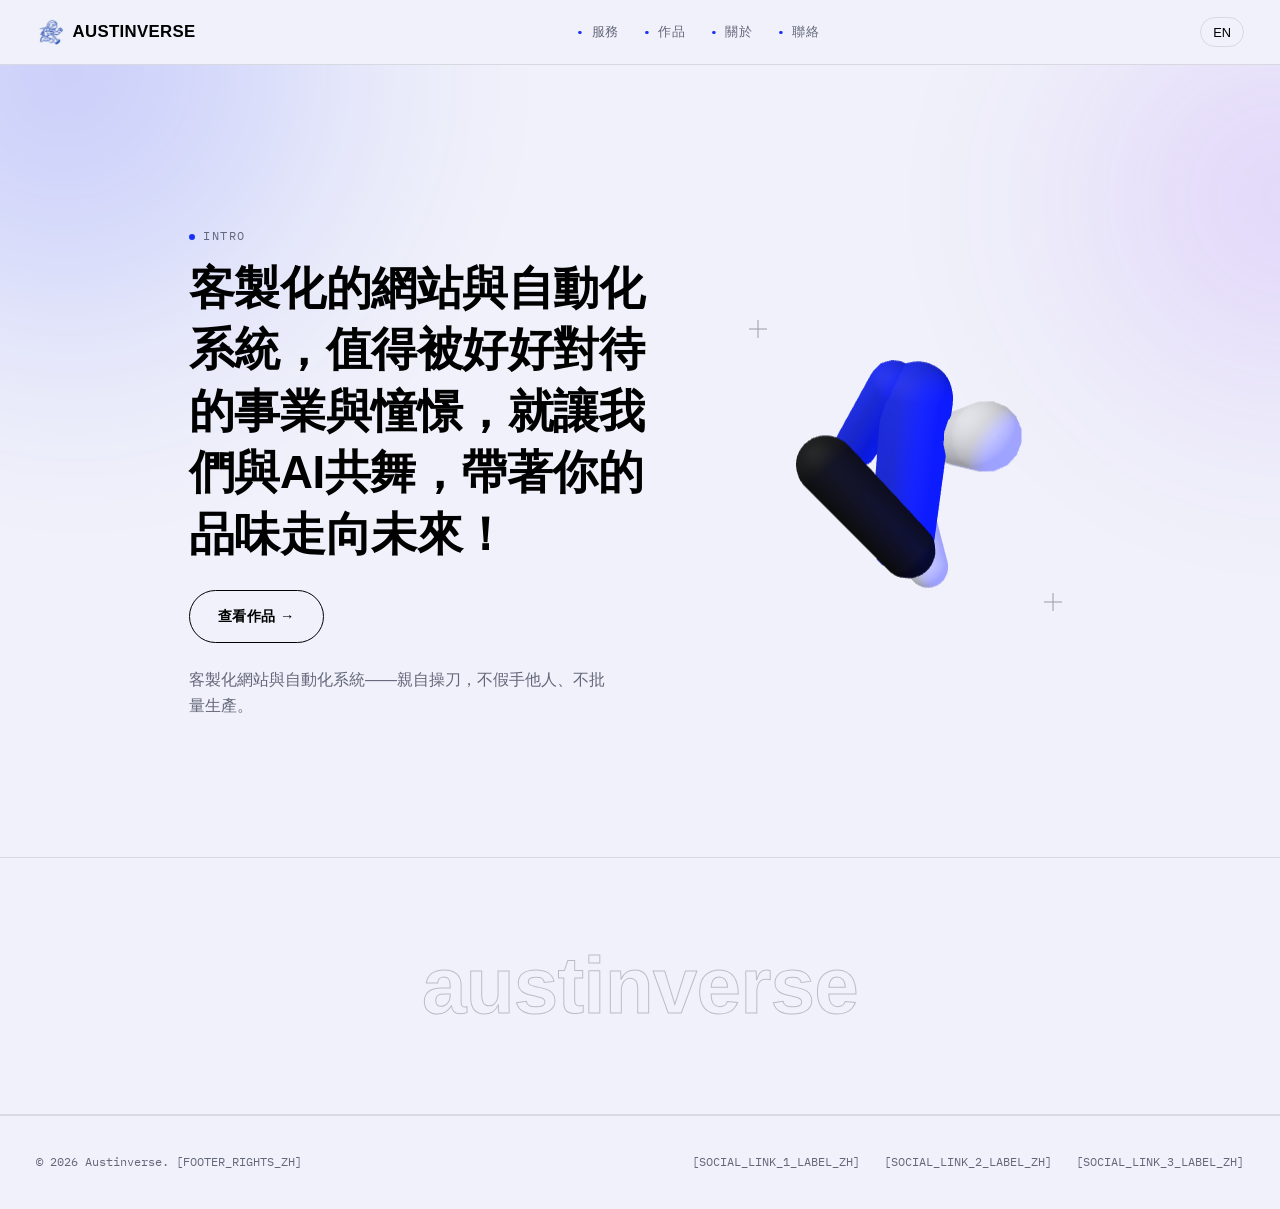
<file: index.html>
<!DOCTYPE html>
<html lang="zh-Hant">
<head>
  <meta charset="UTF-8">
  <meta name="viewport" content="width=device-width, initial-scale=1.0">
  <title>Austinverse</title>
  <meta name="description" content="[SITE_DESCRIPTION]">
  <link rel="preconnect" href="https://fonts.googleapis.com">
  <link rel="preconnect" href="https://fonts.gstatic.com" crossorigin>
  <link href="https://fonts.googleapis.com/css2?family=IBM+Plex+Mono:wght@400;500&display=swap" rel="stylesheet">
  <link rel="stylesheet" href="style.css?v=3">
</head>
<body>

  <!-- ============ Header / top nav ============ -->
  <header class="site-header">
    <div class="container nav-inner">
      <a href="index.html" class="brand-name">
        <img src="mascot.png" alt="" class="brand-mascot" width="240" height="240">
        <span>Austinverse</span>
      </a>

      <nav class="bullet-nav" id="mainNav" aria-label="Main navigation">
        <a href="services.html"><span class="bullet" aria-hidden="true">&bull;</span><span data-i18n="nav.services">Services</span></a>
        <a href="work.html"><span class="bullet" aria-hidden="true">&bull;</span><span data-i18n="nav.work">Work</span></a>
        <a href="about.html"><span class="bullet" aria-hidden="true">&bull;</span><span data-i18n="nav.about">About</span></a>
        <a href="contact.html"><span class="bullet" aria-hidden="true">&bull;</span><span data-i18n="nav.contact">Contact</span></a>
      </nav>

      <div class="nav-controls">
        <button type="button" class="lang-toggle" id="langToggle" aria-label="Switch language">
          <span data-i18n="lang.toggleLabel">EN</span>
        </button>
        <button type="button" class="nav-toggle" id="navToggle" aria-expanded="false" aria-controls="mainNav" aria-label="Toggle menu">
          <span class="nav-toggle-bar"></span>
          <span class="nav-toggle-bar"></span>
          <span class="nav-toggle-bar"></span>
        </button>
      </div>
    </div>
  </header>

  <main>

    <!-- ============ Hero (brand intro) ============ -->
    <section class="hero" id="hero">
      <div class="hero-glow hero-glow-a" aria-hidden="true"></div>
      <div class="hero-glow hero-glow-b" aria-hidden="true"></div>
      <div class="container hero-inner">
        <div class="hero-text">
          <p class="section-label"><span class="dot" aria-hidden="true"></span><span data-i18n="hero.label">INTRO</span></p>
          <h1 class="hero-statement" data-i18n="hero.statement">客製化的網站與自動化系統，值得被好好對待的事業與憧憬，就讓我們與AI共舞，帶著你的品味走向未來！</h1>
          <div class="hero-cta-row">
            <a href="work.html" class="btn-gradient"><span data-i18n="hero.ctaLabel">查看作品 →</span></a>
            <p class="hero-subtitle" data-i18n="hero.subtitle">Custom-built websites and automation — handled personally, not mass-produced.</p>
          </div>
        </div>
        <div class="hero-visual" aria-hidden="true">
          <canvas id="hero-canvas"></canvas>
          <span class="cross-mark" style="top: 8%; left: 6%;"></span>
          <span class="cross-mark" style="bottom: 12%; right: 8%;"></span>
        </div>
      </div>
    </section>

    <!-- ============ Brand divider ============ -->
    <div class="brand-divider" aria-hidden="true">
      <span>austinverse</span>
    </div>

  </main>

  <!-- ============ Footer ============ -->
  <footer class="site-footer">
    <div class="container footer-inner">
      <p class="footer-copyright">
        <span>&copy; <span id="year"></span> Austinverse.</span>
        <span data-i18n="footer.rights">[FOOTER_RIGHTS]</span>
      </p>
      <ul class="social-links">
        <li><a href="#" data-i18n="footer.social1">[SOCIAL_LINK_1_LABEL]</a></li>
        <li><a href="#" data-i18n="footer.social2">[SOCIAL_LINK_2_LABEL]</a></li>
        <li><a href="#" data-i18n="footer.social3">[SOCIAL_LINK_3_LABEL]</a></li>
      </ul>
    </div>
  </footer>

  <script src="script.js?v=3"></script>
  <script type="module" src="three-hero.js?v=1"></script>
</body>
</html>
</file>
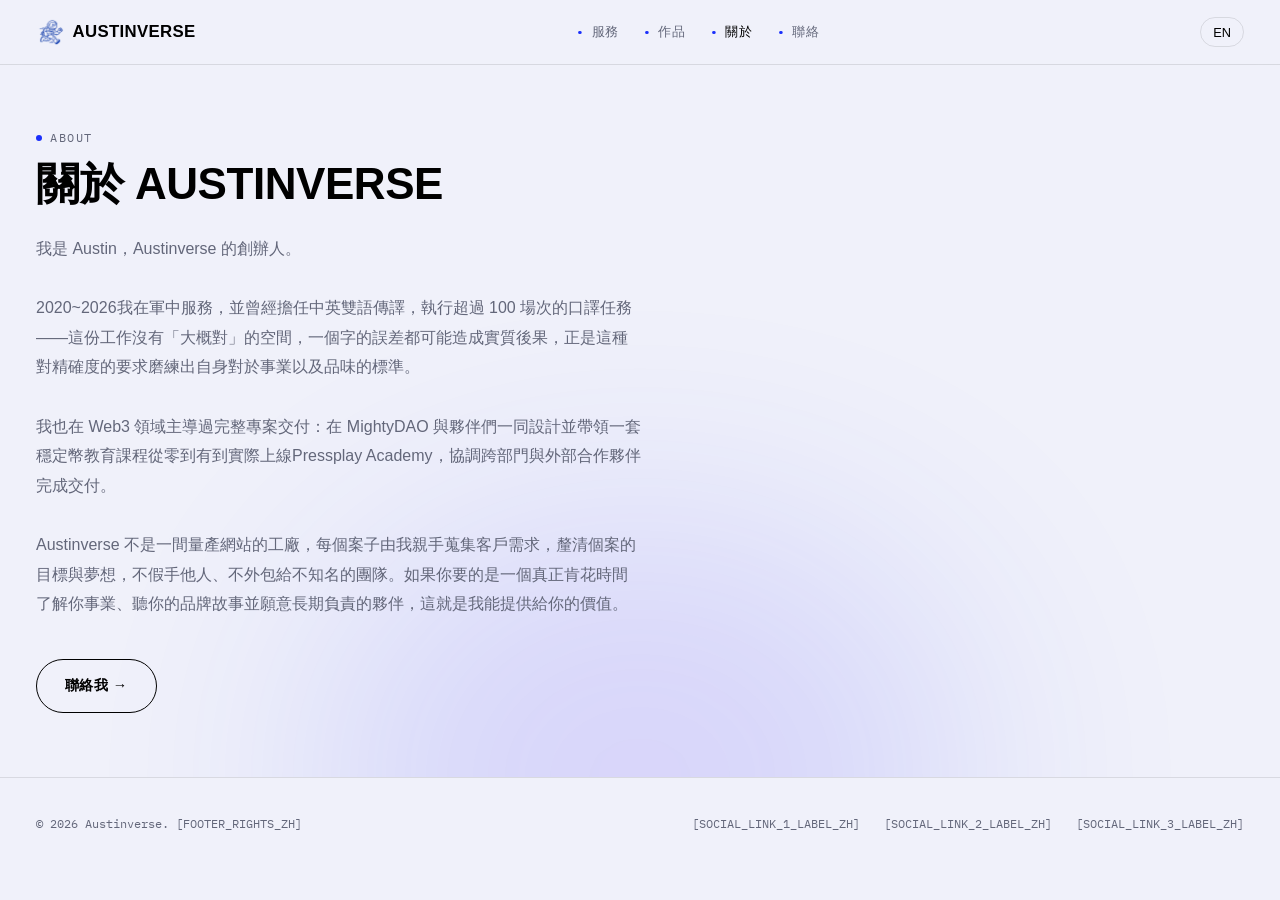
<file: about.html>
<!DOCTYPE html>
<html lang="zh-Hant">
<head>
  <meta charset="UTF-8">
  <meta name="viewport" content="width=device-width, initial-scale=1.0">
  <title>關於 · Austinverse</title>
  <meta name="description" content="[SITE_DESCRIPTION]">
  <link rel="preconnect" href="https://fonts.googleapis.com">
  <link rel="preconnect" href="https://fonts.gstatic.com" crossorigin>
  <link href="https://fonts.googleapis.com/css2?family=IBM+Plex+Mono:wght@400;500&display=swap" rel="stylesheet">
  <link rel="stylesheet" href="style.css?v=3">
</head>
<body>

  <!-- ============ Header / top nav ============ -->
  <header class="site-header">
    <div class="container nav-inner">
      <a href="index.html" class="brand-name">
        <img src="mascot.png" alt="" class="brand-mascot" width="240" height="240">
        <span>Austinverse</span>
      </a>

      <nav class="bullet-nav" id="mainNav" aria-label="Main navigation">
        <a href="services.html"><span class="bullet" aria-hidden="true">&bull;</span><span data-i18n="nav.services">Services</span></a>
        <a href="work.html"><span class="bullet" aria-hidden="true">&bull;</span><span data-i18n="nav.work">Work</span></a>
        <a href="about.html" aria-current="page"><span class="bullet" aria-hidden="true">&bull;</span><span data-i18n="nav.about">About</span></a>
        <a href="contact.html"><span class="bullet" aria-hidden="true">&bull;</span><span data-i18n="nav.contact">Contact</span></a>
      </nav>

      <div class="nav-controls">
        <button type="button" class="lang-toggle" id="langToggle" aria-label="Switch language">
          <span data-i18n="lang.toggleLabel">EN</span>
        </button>
        <button type="button" class="nav-toggle" id="navToggle" aria-expanded="false" aria-controls="mainNav" aria-label="Toggle menu">
          <span class="nav-toggle-bar"></span>
          <span class="nav-toggle-bar"></span>
          <span class="nav-toggle-bar"></span>
        </button>
      </div>
    </div>
  </header>

  <main>

    <!-- ============ About (full-bleed dark) ============ -->
    <section class="about-section" id="about">
      <div class="about-glow" aria-hidden="true"></div>
      <div class="container about-inner">
        <p class="section-label"><span class="dot" aria-hidden="true"></span><span data-i18n="about.label">ABOUT</span></p>
        <h1 class="section-heading" data-i18n="about.sectionTitle">關於 Austinverse</h1>

        <div class="about-narrative" data-i18n="about.narrative">我是 Austin，Austinverse 的創辦人。

2020~2026我在軍中服務，並曾經擔任中英雙語傳譯，執行超過 100 場次的口譯任務——這份工作沒有「大概對」的空間，一個字的誤差都可能造成實質後果，正是這種對精確度的要求磨練出自身對於事業以及品味的標準。

我也在 Web3 領域主導過完整專案交付：在 MightyDAO 與夥伴們一同設計並帶領一套穩定幣教育課程從零到有到實際上線Pressplay Academy，協調跨部門與外部合作夥伴完成交付。

Austinverse 不是一間量產網站的工廠，每個案子由我親手蒐集客戶需求，釐清個案的目標與夢想，不假手他人、不外包給不知名的團隊。如果你要的是一個真正肯花時間了解你事業、聽你的品牌故事並願意長期負責的夥伴，這就是我能提供給你的價值。</div>

        <a href="contact.html" class="btn-gradient"><span data-i18n="about.contactCta">聯絡我 →</span></a>
      </div>
    </section>

  </main>

  <!-- ============ Footer ============ -->
  <footer class="site-footer">
    <div class="container footer-inner">
      <p class="footer-copyright">
        <span>&copy; <span id="year"></span> Austinverse.</span>
        <span data-i18n="footer.rights">[FOOTER_RIGHTS]</span>
      </p>
      <ul class="social-links">
        <li><a href="#" data-i18n="footer.social1">[SOCIAL_LINK_1_LABEL]</a></li>
        <li><a href="#" data-i18n="footer.social2">[SOCIAL_LINK_2_LABEL]</a></li>
        <li><a href="#" data-i18n="footer.social3">[SOCIAL_LINK_3_LABEL]</a></li>
      </ul>
    </div>
  </footer>

  <script src="script.js?v=3"></script>
</body>
</html>
</file>
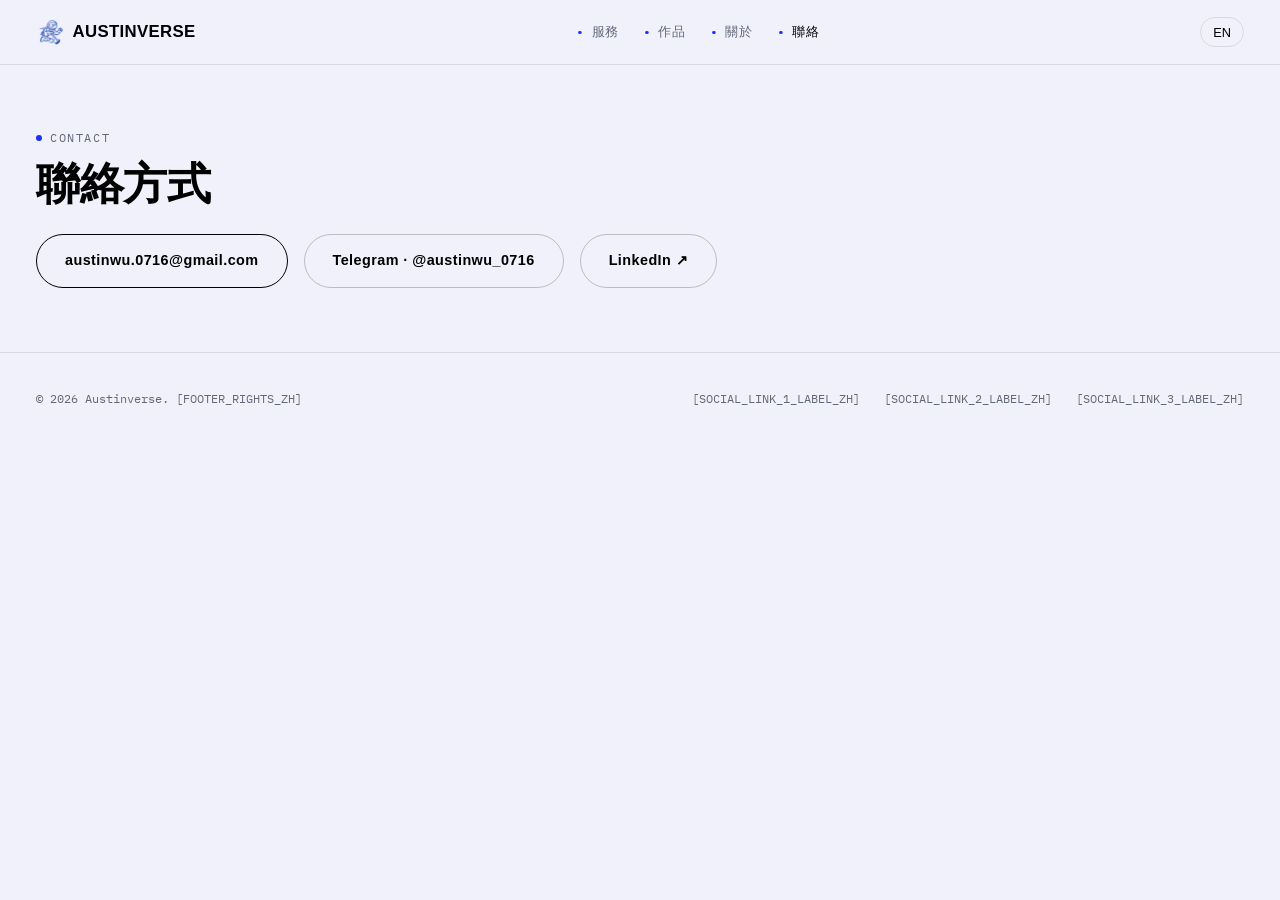
<file: contact.html>
<!DOCTYPE html>
<html lang="zh-Hant">
<head>
  <meta charset="UTF-8">
  <meta name="viewport" content="width=device-width, initial-scale=1.0">
  <title>聯絡 · Austinverse</title>
  <meta name="description" content="[SITE_DESCRIPTION]">
  <link rel="preconnect" href="https://fonts.googleapis.com">
  <link rel="preconnect" href="https://fonts.gstatic.com" crossorigin>
  <link href="https://fonts.googleapis.com/css2?family=IBM+Plex+Mono:wght@400;500&display=swap" rel="stylesheet">
  <link rel="stylesheet" href="style.css?v=3">
</head>
<body>

  <!-- ============ Header / top nav ============ -->
  <header class="site-header">
    <div class="container nav-inner">
      <a href="index.html" class="brand-name">
        <img src="mascot.png" alt="" class="brand-mascot" width="240" height="240">
        <span>Austinverse</span>
      </a>

      <nav class="bullet-nav" id="mainNav" aria-label="Main navigation">
        <a href="services.html"><span class="bullet" aria-hidden="true">&bull;</span><span data-i18n="nav.services">Services</span></a>
        <a href="work.html"><span class="bullet" aria-hidden="true">&bull;</span><span data-i18n="nav.work">Work</span></a>
        <a href="about.html"><span class="bullet" aria-hidden="true">&bull;</span><span data-i18n="nav.about">About</span></a>
        <a href="contact.html" aria-current="page"><span class="bullet" aria-hidden="true">&bull;</span><span data-i18n="nav.contact">Contact</span></a>
      </nav>

      <div class="nav-controls">
        <button type="button" class="lang-toggle" id="langToggle" aria-label="Switch language">
          <span data-i18n="lang.toggleLabel">EN</span>
        </button>
        <button type="button" class="nav-toggle" id="navToggle" aria-expanded="false" aria-controls="mainNav" aria-label="Toggle menu">
          <span class="nav-toggle-bar"></span>
          <span class="nav-toggle-bar"></span>
          <span class="nav-toggle-bar"></span>
        </button>
      </div>
    </div>
  </header>

  <main>

    <!-- ============ Contact ============ -->
    <section class="content-section" id="contact">
      <div class="container">
        <p class="section-label"><span class="dot" aria-hidden="true"></span><span data-i18n="contact.label">CONTACT</span></p>
        <h1 class="section-heading" data-i18n="contact.sectionTitle">聯絡方式</h1>

        <div class="contact-cta-row">
          <a class="btn-gradient" href="mailto:austinwu.0716@gmail.com" data-i18n="contact.emailValue">austinwu.0716@gmail.com</a>
          <a class="btn-outline" href="https://t.me/austinwu_0716" target="_blank" rel="noopener noreferrer" data-i18n="contact.telegramValue">Telegram · @austinwu_0716</a>
          <a class="btn-outline" href="https://www.linkedin.com/in/yuantun-wu-a587203a8/" target="_blank" rel="noopener noreferrer" data-i18n="contact.linkedinValue">LinkedIn ↗</a>
        </div>
      </div>
    </section>

  </main>

  <!-- ============ Footer ============ -->
  <footer class="site-footer">
    <div class="container footer-inner">
      <p class="footer-copyright">
        <span>&copy; <span id="year"></span> Austinverse.</span>
        <span data-i18n="footer.rights">[FOOTER_RIGHTS]</span>
      </p>
      <ul class="social-links">
        <li><a href="#" data-i18n="footer.social1">[SOCIAL_LINK_1_LABEL]</a></li>
        <li><a href="#" data-i18n="footer.social2">[SOCIAL_LINK_2_LABEL]</a></li>
        <li><a href="#" data-i18n="footer.social3">[SOCIAL_LINK_3_LABEL]</a></li>
      </ul>
    </div>
  </footer>

  <script src="script.js?v=3"></script>
</body>
</html>
</file>
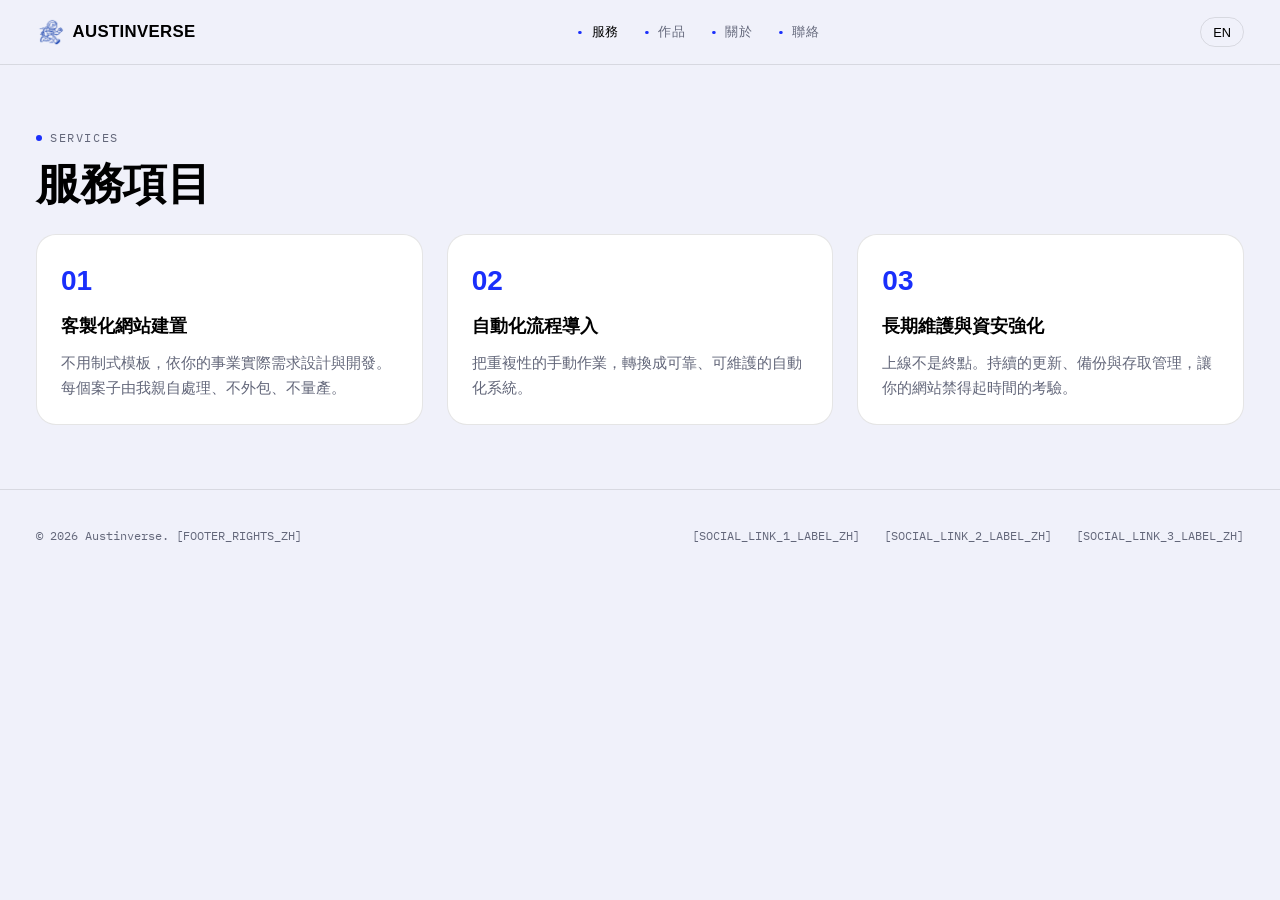
<file: services.html>
<!DOCTYPE html>
<html lang="zh-Hant">
<head>
  <meta charset="UTF-8">
  <meta name="viewport" content="width=device-width, initial-scale=1.0">
  <title>服務項目 · Austinverse</title>
  <meta name="description" content="[SITE_DESCRIPTION]">
  <link rel="preconnect" href="https://fonts.googleapis.com">
  <link rel="preconnect" href="https://fonts.gstatic.com" crossorigin>
  <link href="https://fonts.googleapis.com/css2?family=IBM+Plex+Mono:wght@400;500&display=swap" rel="stylesheet">
  <link rel="stylesheet" href="style.css?v=3">
</head>
<body>

  <!-- ============ Header / top nav ============ -->
  <header class="site-header">
    <div class="container nav-inner">
      <a href="index.html" class="brand-name">
        <img src="mascot.png" alt="" class="brand-mascot" width="240" height="240">
        <span>Austinverse</span>
      </a>

      <nav class="bullet-nav" id="mainNav" aria-label="Main navigation">
        <a href="services.html" aria-current="page"><span class="bullet" aria-hidden="true">&bull;</span><span data-i18n="nav.services">Services</span></a>
        <a href="work.html"><span class="bullet" aria-hidden="true">&bull;</span><span data-i18n="nav.work">Work</span></a>
        <a href="about.html"><span class="bullet" aria-hidden="true">&bull;</span><span data-i18n="nav.about">About</span></a>
        <a href="contact.html"><span class="bullet" aria-hidden="true">&bull;</span><span data-i18n="nav.contact">Contact</span></a>
      </nav>

      <div class="nav-controls">
        <button type="button" class="lang-toggle" id="langToggle" aria-label="Switch language">
          <span data-i18n="lang.toggleLabel">EN</span>
        </button>
        <button type="button" class="nav-toggle" id="navToggle" aria-expanded="false" aria-controls="mainNav" aria-label="Toggle menu">
          <span class="nav-toggle-bar"></span>
          <span class="nav-toggle-bar"></span>
          <span class="nav-toggle-bar"></span>
        </button>
      </div>
    </div>
  </header>

  <main>

    <!-- ============ Services ============ -->
    <section class="content-section" id="services">
      <div class="container">
        <p class="section-label"><span class="dot" aria-hidden="true"></span><span data-i18n="services.label">SERVICES</span></p>
        <h1 class="section-heading" data-i18n="services.sectionTitle">服務項目</h1>

        <div class="services-grid">
          <article class="service-card">
            <span class="service-index" aria-hidden="true">01</span>
            <h2 data-i18n="services.item1.title">客製化網站建置</h2>
            <p data-i18n="services.item1.desc">不用制式模板，依你的事業實際需求設計與開發。每個案子由我親自處理、不外包、不量產。</p>
            <!-- 已交付案例連結：待第一個案子完成後補上 -->
          </article>
          <article class="service-card">
            <span class="service-index" aria-hidden="true">02</span>
            <h2 data-i18n="services.item2.title">自動化流程導入</h2>
            <p data-i18n="services.item2.desc">把重複性的手動作業，轉換成可靠、可維護的自動化系統。</p>
            <!-- 已交付案例連結：待第一個案子完成後補上 -->
          </article>
          <article class="service-card">
            <span class="service-index" aria-hidden="true">03</span>
            <h2 data-i18n="services.item3.title">長期維護與資安強化</h2>
            <p data-i18n="services.item3.desc">上線不是終點。持續的更新、備份與存取管理，讓你的網站禁得起時間的考驗。</p>
            <!-- 已交付案例連結：待第一個案子完成後補上 -->
          </article>
        </div>
      </div>
    </section>

  </main>

  <!-- ============ Footer ============ -->
  <footer class="site-footer">
    <div class="container footer-inner">
      <p class="footer-copyright">
        <span>&copy; <span id="year"></span> Austinverse.</span>
        <span data-i18n="footer.rights">[FOOTER_RIGHTS]</span>
      </p>
      <ul class="social-links">
        <li><a href="#" data-i18n="footer.social1">[SOCIAL_LINK_1_LABEL]</a></li>
        <li><a href="#" data-i18n="footer.social2">[SOCIAL_LINK_2_LABEL]</a></li>
        <li><a href="#" data-i18n="footer.social3">[SOCIAL_LINK_3_LABEL]</a></li>
      </ul>
    </div>
  </footer>

  <script src="script.js?v=3"></script>
</body>
</html>
</file>
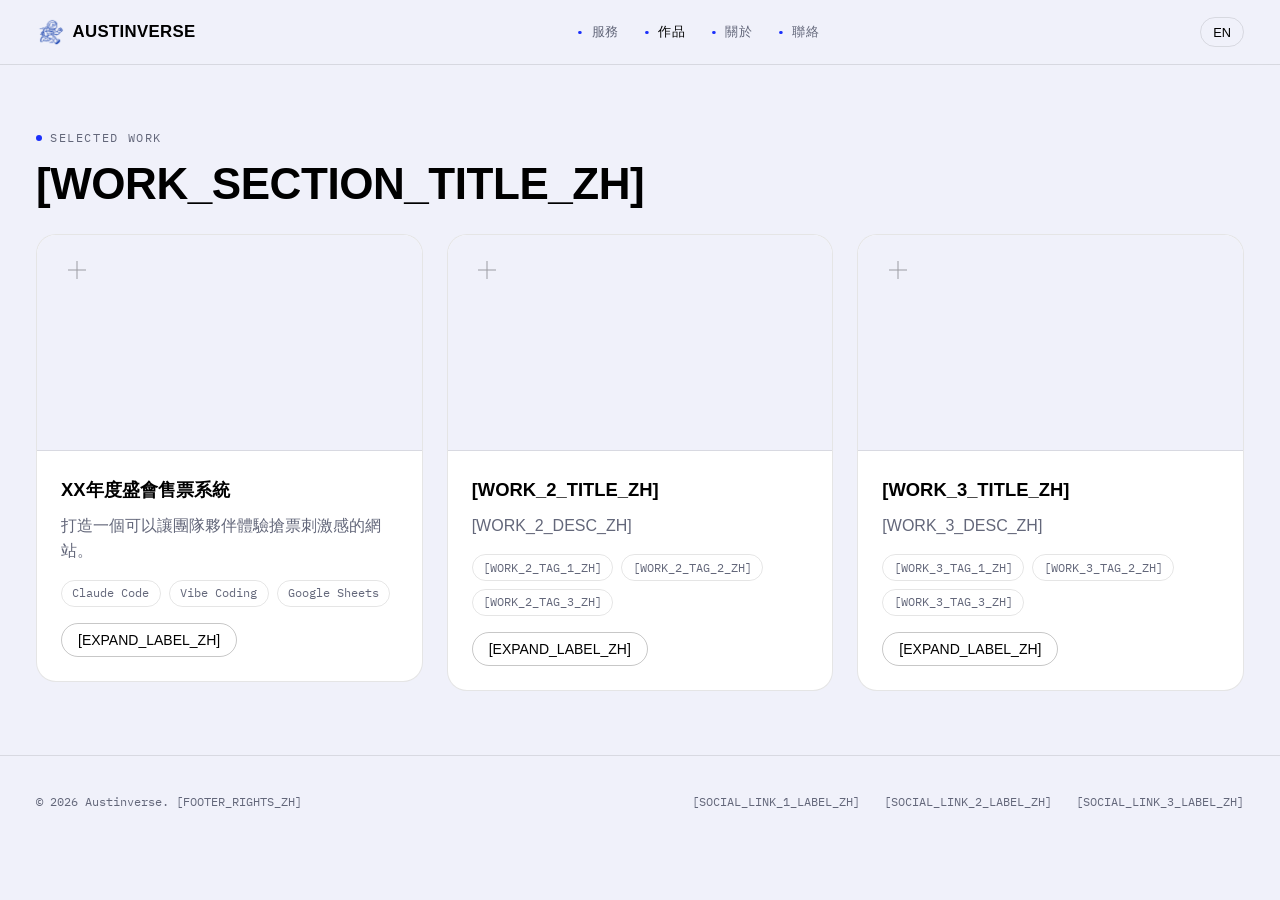
<file: work.html>
<!DOCTYPE html>
<html lang="zh-Hant">
<head>
  <meta charset="UTF-8">
  <meta name="viewport" content="width=device-width, initial-scale=1.0">
  <title>作品 · Austinverse</title>
  <meta name="description" content="[SITE_DESCRIPTION]">
  <link rel="preconnect" href="https://fonts.googleapis.com">
  <link rel="preconnect" href="https://fonts.gstatic.com" crossorigin>
  <link href="https://fonts.googleapis.com/css2?family=IBM+Plex+Mono:wght@400;500&display=swap" rel="stylesheet">
  <link rel="stylesheet" href="style.css?v=3">
</head>
<body>

  <!-- ============ Header / top nav ============ -->
  <header class="site-header">
    <div class="container nav-inner">
      <a href="index.html" class="brand-name">
        <img src="mascot.png" alt="" class="brand-mascot" width="240" height="240">
        <span>Austinverse</span>
      </a>

      <nav class="bullet-nav" id="mainNav" aria-label="Main navigation">
        <a href="services.html"><span class="bullet" aria-hidden="true">&bull;</span><span data-i18n="nav.services">Services</span></a>
        <a href="work.html" aria-current="page"><span class="bullet" aria-hidden="true">&bull;</span><span data-i18n="nav.work">Work</span></a>
        <a href="about.html"><span class="bullet" aria-hidden="true">&bull;</span><span data-i18n="nav.about">About</span></a>
        <a href="contact.html"><span class="bullet" aria-hidden="true">&bull;</span><span data-i18n="nav.contact">Contact</span></a>
      </nav>

      <div class="nav-controls">
        <button type="button" class="lang-toggle" id="langToggle" aria-label="Switch language">
          <span data-i18n="lang.toggleLabel">EN</span>
        </button>
        <button type="button" class="nav-toggle" id="navToggle" aria-expanded="false" aria-controls="mainNav" aria-label="Toggle menu">
          <span class="nav-toggle-bar"></span>
          <span class="nav-toggle-bar"></span>
          <span class="nav-toggle-bar"></span>
        </button>
      </div>
    </div>
  </header>

  <main>

    <!-- ============ Work ============ -->
    <section class="content-section" id="work">
      <div class="container">
        <p class="section-label"><span class="dot" aria-hidden="true"></span><span data-i18n="work.label">SELECTED WORK</span></p>
        <h1 class="section-heading" data-i18n="work.sectionTitle">[WORK_SECTION_TITLE]</h1>

        <div class="work-grid">

          <!-- Work Card 1 -->
          <div class="tilt-wrap">
            <article class="work-card" data-card="1">
              <div class="work-card-thumb" aria-hidden="true">
                <span class="cross-mark" style="top: 12%; left: 8%;"></span>
                <button type="button" class="work-card-view" data-target="work-detail-1">
                  <span data-i18n="work.viewLabel">VIEW</span>
                </button>
              </div>
              <div class="work-card-body">
                <h2 class="work-card-title" data-i18n="work.card1.title">XX年度盛會售票系統</h2>
                <p class="work-card-desc" data-i18n="work.card1.desc">打造一個可以讓團隊夥伴體驗搶票刺激感的網站。</p>
                <ul class="work-card-tags">
                  <li data-i18n="work.card1.tag1">Claude Code</li>
                  <li data-i18n="work.card1.tag2">Vibe Coding</li>
                  <li data-i18n="work.card1.tag3">Google Sheets</li>
                </ul>
                <button type="button" class="work-card-toggle" aria-expanded="false" aria-controls="work-detail-1">
                  <span data-i18n="work.expandLabel">[EXPAND_LABEL]</span>
                </button>
                <div class="work-card-detail" id="work-detail-1" hidden>
                  <p data-i18n="work.card1.detail">這套系統是我不斷跟 Claude Code 對話迭代出來的成果,過程中裝好各種開發環境並串接到 GitHub 進行版本控管,Google Sheets 則用來匯出報名與購票數據。從零到上線大約花了一週,最大的挑戰是環境安裝與層出不窮的 bug;介面風格則是不斷參考其他網站,再依照使用者實際回饋持續調整而成。上線後,團隊第一次擺脫過去用 Google 表單登記票券的方式,體驗到真正的搶票節奏與刺激感——這也是我第一次完整走過 vibe coding 流程的作品,奠定了後續運用 AI 協作開發的基礎。</p>
                </div>
              </div>
            </article>
          </div>

          <!-- Work Card 2 -->
          <div class="tilt-wrap">
            <article class="work-card" data-card="2">
              <div class="work-card-thumb" aria-hidden="true">
                <span class="cross-mark" style="top: 12%; left: 8%;"></span>
                <button type="button" class="work-card-view" data-target="work-detail-2">
                  <span data-i18n="work.viewLabel">VIEW</span>
                </button>
              </div>
              <div class="work-card-body">
                <h2 class="work-card-title" data-i18n="work.card2.title">[WORK_2_TITLE]</h2>
                <p class="work-card-desc" data-i18n="work.card2.desc">[WORK_2_DESC]</p>
                <ul class="work-card-tags">
                  <li data-i18n="work.card2.tag1">[WORK_2_TAG_1]</li>
                  <li data-i18n="work.card2.tag2">[WORK_2_TAG_2]</li>
                  <li data-i18n="work.card2.tag3">[WORK_2_TAG_3]</li>
                </ul>
                <button type="button" class="work-card-toggle" aria-expanded="false" aria-controls="work-detail-2">
                  <span data-i18n="work.expandLabel">[EXPAND_LABEL]</span>
                </button>
                <div class="work-card-detail" id="work-detail-2" hidden>
                  <p data-i18n="work.card2.detail">[WORK_2_DETAIL]</p>
                </div>
              </div>
            </article>
          </div>

          <!-- Work Card 3 -->
          <div class="tilt-wrap">
            <article class="work-card" data-card="3">
              <div class="work-card-thumb" aria-hidden="true">
                <span class="cross-mark" style="top: 12%; left: 8%;"></span>
                <button type="button" class="work-card-view" data-target="work-detail-3">
                  <span data-i18n="work.viewLabel">VIEW</span>
                </button>
              </div>
              <div class="work-card-body">
                <h2 class="work-card-title" data-i18n="work.card3.title">[WORK_3_TITLE]</h2>
                <p class="work-card-desc" data-i18n="work.card3.desc">[WORK_3_DESC]</p>
                <ul class="work-card-tags">
                  <li data-i18n="work.card3.tag1">[WORK_3_TAG_1]</li>
                  <li data-i18n="work.card3.tag2">[WORK_3_TAG_2]</li>
                  <li data-i18n="work.card3.tag3">[WORK_3_TAG_3]</li>
                </ul>
                <button type="button" class="work-card-toggle" aria-expanded="false" aria-controls="work-detail-3">
                  <span data-i18n="work.expandLabel">[EXPAND_LABEL]</span>
                </button>
                <div class="work-card-detail" id="work-detail-3" hidden>
                  <p data-i18n="work.card3.detail">[WORK_3_DETAIL]</p>
                </div>
              </div>
            </article>
          </div>

        </div>
      </div>
    </section>

  </main>

  <!-- ============ Footer ============ -->
  <footer class="site-footer">
    <div class="container footer-inner">
      <p class="footer-copyright">
        <span>&copy; <span id="year"></span> Austinverse.</span>
        <span data-i18n="footer.rights">[FOOTER_RIGHTS]</span>
      </p>
      <ul class="social-links">
        <li><a href="#" data-i18n="footer.social1">[SOCIAL_LINK_1_LABEL]</a></li>
        <li><a href="#" data-i18n="footer.social2">[SOCIAL_LINK_2_LABEL]</a></li>
        <li><a href="#" data-i18n="footer.social3">[SOCIAL_LINK_3_LABEL]</a></li>
      </ul>
    </div>
  </footer>

  <script src="script.js?v=3"></script>
</body>
</html>
</file>
<file: style.css>
/* ==========================================================================
   Austinverse — Portfolio
   Vanilla CSS, mobile-first, single breakpoint at 768px.
   Light studio style: tinted off-white canvas, huge minimal type, mono
   labels, soft rounded corners, matte WebGL hero centerpiece.
   ========================================================================== */

/* ---------- Design tokens ---------- */
:root {
  --color-bg: #f0f1fa;
  --color-bg-void: #f0f1fa;
  --color-bg-elevated: #ffffff;
  --color-border: rgba(0, 0, 0, 0.1);
  --color-border-strong: rgba(0, 0, 0, 0.22);
  --color-text: #000000;
  --color-text-muted: #63677a;
  --color-accent: #1a2ffb;
  --color-accent-dark: #0016ec;
  --color-accent-pop: #8832f7;
  --color-accent-pop-dark: #6a1fd0;
  --color-accent-contrast: #ffffff;

  --font-sans: -apple-system, BlinkMacSystemFont, "Segoe UI", Roboto, "Helvetica Neue",
    Arial, "PingFang TC", "Noto Sans TC", "Microsoft JhengHei", sans-serif;
  --font-mono: "IBM Plex Mono", ui-monospace, SFMono-Regular, Menlo, Consolas, monospace;

  --container-max: 1240px;
  --space-1: 0.5rem;
  --space-2: 1rem;
  --space-3: 1.5rem;
  --space-4: 2.5rem;
  --space-5: 4rem;

  --radius: 20px;
  --transition-fast: 150ms ease;
  --transition-base: 250ms ease;
  --transition-tilt: 260ms cubic-bezier(0.2, 0.8, 0.2, 1);
}

/* ---------- Reset ---------- */
*,
*::before,
*::after {
  box-sizing: border-box;
}

html {
  scroll-behavior: smooth;
  overflow-x: hidden;
}

body {
  margin: 0;
  overflow-x: hidden;
  background-color: var(--color-bg);
  color: var(--color-text);
  font-family: var(--font-sans);
  line-height: 1.6;
  -webkit-font-smoothing: antialiased;
}

img {
  max-width: 100%;
  display: block;
}

a {
  color: inherit;
  text-decoration: none;
}

ul {
  list-style: none;
  margin: 0;
  padding: 0;
}

button {
  font-family: inherit;
  cursor: pointer;
}

.container {
  max-width: var(--container-max);
  margin-inline: auto;
  padding-inline: var(--space-2);
}

/* ---------- Cross marks (corner accent motif) ---------- */
.cross-mark {
  position: absolute;
  width: clamp(0.875rem, 1.4vw, 1.5rem);
  height: clamp(0.875rem, 1.4vw, 1.5rem);
  pointer-events: none;
  color: currentColor;
  opacity: 0.35;
}

.cross-mark::before,
.cross-mark::after {
  content: "";
  position: absolute;
  background-color: currentColor;
}

.cross-mark::before {
  top: 50%;
  left: 0;
  right: 0;
  height: 1px;
  transform: translateY(-50%);
}

.cross-mark::after {
  left: 50%;
  top: 0;
  bottom: 0;
  width: 1px;
  transform: translateX(-50%);
}

/* ---------- Header / top nav ---------- */
.site-header {
  position: sticky;
  top: 0;
  z-index: 50;
  background-color: rgba(240, 241, 250, 0.78);
  backdrop-filter: blur(10px);
  border-bottom: 1px solid var(--color-border);
}

.nav-inner {
  display: flex;
  align-items: center;
  justify-content: space-between;
  gap: var(--space-2);
  height: 64px;
}

.brand-name {
  display: inline-flex;
  align-items: center;
  gap: 0.5rem;
  font-weight: 800;
  font-size: 1.05rem;
  letter-spacing: 0.02em;
  text-transform: uppercase;
}

.brand-mascot {
  width: 1.7em;
  height: 1.7em;
  object-fit: contain;
  flex-shrink: 0;
}

.bullet-nav {
  display: none;
}

.bullet-nav a {
  display: inline-flex;
  align-items: center;
  gap: 0.4rem;
  font-family: var(--font-mono);
  font-weight: 500;
  font-size: 0.8rem;
  letter-spacing: 0.06em;
  text-transform: uppercase;
  color: var(--color-text-muted);
  transition: color var(--transition-fast);
}

.bullet-nav a:hover,
.bullet-nav a:focus-visible,
.bullet-nav a[aria-current="page"] {
  color: var(--color-text);
}

.bullet-nav .bullet {
  color: var(--color-accent);
}

.nav-controls {
  display: flex;
  align-items: center;
  gap: var(--space-2);
}

.lang-toggle {
  background: transparent;
  border: 1px solid var(--color-border);
  color: var(--color-text);
  border-radius: var(--radius);
  padding: 0.4rem 0.75rem;
  font-size: 0.8rem;
  transition: border-color var(--transition-fast), color var(--transition-fast);
}

.lang-toggle:hover,
.lang-toggle:focus-visible {
  border-color: var(--color-accent);
  color: var(--color-accent);
}

.nav-toggle {
  display: flex;
  flex-direction: column;
  justify-content: center;
  gap: 4px;
  width: 32px;
  height: 32px;
  background: transparent;
  border: none;
  padding: 0;
}

.nav-toggle-bar {
  display: block;
  width: 100%;
  height: 2px;
  background-color: var(--color-text);
  transition: transform var(--transition-fast), opacity var(--transition-fast);
}

.bullet-nav.is-open {
  display: flex;
  flex-direction: column;
  gap: var(--space-2);
  position: absolute;
  top: 64px;
  left: 0;
  right: 0;
  background-color: var(--color-bg-elevated);
  border-bottom: 1px solid var(--color-border);
  padding: var(--space-2);
}

/* ---------- Section shared ---------- */
.content-section,
.hero,
.about-section {
  scroll-margin-top: 64px;
}

.section-label {
  display: flex;
  align-items: center;
  gap: 0.5rem;
  font-family: var(--font-mono);
  font-size: 0.72rem;
  letter-spacing: 0.14em;
  text-transform: uppercase;
  color: var(--color-text-muted);
  margin: 0 0 0.75rem;
}

.section-label .dot {
  width: 6px;
  height: 6px;
  border-radius: 50%;
  background-color: var(--color-accent);
  display: inline-block;
}

.section-heading {
  font-size: clamp(1.9rem, 5vw, 2.75rem);
  font-weight: 800;
  line-height: 1.15;
  letter-spacing: -0.01em;
  margin: 0 0 var(--space-3);
  max-width: 22ch;
  text-transform: uppercase;
}

.card {
  background-color: var(--color-bg-elevated);
  border: 1px solid var(--color-border);
  border-radius: var(--radius);
  padding: var(--space-3);
  color: var(--color-text-muted);
}

/* ---------- Buttons ---------- */
.btn-gradient {
  display: inline-block;
  background: transparent;
  border: 1px solid var(--color-text);
  color: var(--color-text);
  padding: 0.9rem 1.75rem;
  border-radius: 999px;
  font-weight: 700;
  font-size: 0.9rem;
  letter-spacing: 0.03em;
  transition: background-color var(--transition-fast), color var(--transition-fast),
    border-color var(--transition-fast), transform var(--transition-fast);
}

.btn-gradient:hover,
.btn-gradient:focus-visible {
  background-color: var(--color-text);
  color: var(--color-bg);
  border-color: var(--color-text);
  transform: translateY(-2px);
}

.btn-outline {
  display: inline-block;
  border: 1px solid var(--color-border-strong);
  color: var(--color-text);
  padding: 0.9rem 1.75rem;
  border-radius: 999px;
  font-weight: 700;
  font-size: 0.9rem;
  letter-spacing: 0.03em;
  transition: background-color var(--transition-fast), color var(--transition-fast),
    border-color var(--transition-fast);
}

.btn-outline:hover,
.btn-outline:focus-visible {
  border-color: var(--color-accent);
  color: var(--color-accent);
}

/* ---------- Hero ---------- */
.hero {
  position: relative;
  overflow: hidden;
  min-height: 88vh;
  display: flex;
  align-items: center;
  background-color: var(--color-bg-void);
  padding-block: var(--space-5) var(--space-4);
}

.hero-glow {
  position: absolute;
  width: 620px;
  height: 620px;
  border-radius: 50%;
  filter: blur(90px);
  pointer-events: none;
  z-index: 0;
}

.hero-glow-a {
  top: -220px;
  left: -160px;
  background: radial-gradient(circle at 35% 35%, var(--color-accent) 0%, transparent 70%);
  opacity: 0.22;
}

.hero-glow-b {
  top: -80px;
  right: -220px;
  width: 520px;
  height: 520px;
  background: radial-gradient(circle at 60% 40%, var(--color-accent-pop) 0%, transparent 70%);
  opacity: 0.18;
}

.hero-inner {
  position: relative;
  z-index: 1;
  display: flex;
  flex-direction: column;
  gap: var(--space-4);
}

.hero-visual {
  display: none;
}

.hero-statement {
  font-size: clamp(1.85rem, 3.8vw, 2.85rem);
  font-weight: 800;
  line-height: 1.35;
  letter-spacing: -0.01em;
  margin: 0 0 var(--space-3);
  max-width: 34ch;
  overflow-wrap: break-word;
  word-break: break-word;
  color: var(--color-text);
}

.hero-statement .accent-word {
  color: var(--color-accent);
}

.hero-cta-row {
  display: flex;
  align-items: center;
  gap: var(--space-3);
  flex-wrap: wrap;
  margin-top: var(--space-3);
}

.hero-subtitle {
  color: var(--color-text-muted);
  max-width: 26rem;
  margin: 0;
  font-size: 1rem;
  line-height: 1.6;
}

/* ---------- Services ---------- */
.services-grid {
  display: grid;
  grid-template-columns: 1fr;
  gap: var(--space-3);
}

.service-card {
  background-color: var(--color-bg-elevated);
  border: 1px solid var(--color-border);
  border-radius: var(--radius);
  padding: var(--space-3);
  transition: border-color var(--transition-fast), transform var(--transition-fast);
}

.service-card:hover {
  border-color: var(--color-accent);
  transform: translateY(-4px);
}

.service-index {
  display: block;
  font-size: 1.75rem;
  font-weight: 800;
  margin-bottom: 0.5rem;
  color: var(--color-accent);
}

.service-card h2 {
  font-size: 1.1rem;
  font-weight: 700;
  margin: 0 0 0.6rem;
}

.service-card p {
  margin: 0;
  color: var(--color-text-muted);
  font-size: 0.95rem;
  line-height: 1.65;
}

/* ---------- Brand divider ---------- */
.brand-divider {
  position: relative;
  overflow: hidden;
  padding: var(--space-5) 0;
  display: flex;
  align-items: center;
  justify-content: center;
  background-color: var(--color-bg);
  border-block: 1px solid var(--color-border);
}

.brand-divider span {
  position: relative;
  font-size: clamp(2rem, 7vw, 5rem);
  font-weight: 800;
  letter-spacing: -0.01em;
  color: transparent;
  -webkit-text-stroke: 1px var(--color-border-strong);
  text-transform: lowercase;
}

/* ---------- Work ---------- */
.content-section {
  padding-block: var(--space-5);
}

.work-grid {
  display: grid;
  grid-template-columns: 1fr;
  gap: var(--space-3);
}

.tilt-wrap {
  perspective: 1100px;
}

.work-card {
  position: relative;
  background-color: var(--color-bg-elevated);
  border: 1px solid var(--color-border);
  border-radius: var(--radius);
  overflow: hidden;
  opacity: 0;
  transform: translateY(16px);
  transform-style: preserve-3d;
  transition: opacity var(--transition-base), transform var(--transition-tilt),
    border-color var(--transition-fast), box-shadow var(--transition-tilt);
}

.work-card.is-visible {
  opacity: 1;
  transform: translateY(0);
}

.work-card::after {
  content: "";
  position: absolute;
  inset: 0;
  border-radius: inherit;
  background: linear-gradient(135deg, var(--color-accent), var(--color-accent-pop));
  transform: translateZ(-26px) translateY(14px);
  opacity: 0;
  transition: opacity var(--transition-tilt);
  z-index: -1;
  pointer-events: none;
}

.work-card:hover {
  border-color: var(--color-accent);
  transform: translateY(0) rotateX(7deg) rotateY(-9deg) translateY(-8px);
  box-shadow: 0 30px 54px -22px rgba(0, 0, 0, 0.6);
}

.work-card:hover::after {
  opacity: 0.4;
}

.work-card-thumb {
  position: relative;
  aspect-ratio: 16 / 9;
  background: var(--color-bg-void);
  border-bottom: 1px solid var(--color-border);
  display: flex;
  align-items: center;
  justify-content: center;
}

.work-card-view {
  width: 60px;
  height: 60px;
  border-radius: 50%;
  border: 1px solid var(--color-border-strong);
  background: transparent;
  color: var(--color-text);
  font-size: 0.7rem;
  font-weight: 700;
  letter-spacing: 0.05em;
  opacity: 0;
  transform: scale(0.85);
  transition: opacity var(--transition-fast), transform var(--transition-fast),
    border-color var(--transition-fast);
}

.work-card-thumb:hover .work-card-view,
.work-card-view:focus-visible {
  opacity: 1;
  transform: scale(1);
  border-color: var(--color-accent);
}

.work-card-body {
  padding: var(--space-3);
}

.work-card-title {
  font-size: 1.15rem;
  font-weight: 700;
  margin: 0 0 var(--space-1);
}

.work-card-desc {
  color: var(--color-text-muted);
  margin: 0 0 var(--space-2);
}

.work-card-tags {
  display: flex;
  flex-wrap: wrap;
  gap: 0.5rem;
  margin-bottom: var(--space-2);
}

.work-card-tags li {
  font-family: var(--font-mono);
  font-size: 0.72rem;
  border: 1px solid var(--color-border);
  border-radius: 999px;
  padding: 0.2rem 0.65rem;
  color: var(--color-text-muted);
}

.work-card-toggle {
  background: transparent;
  border: 1px solid var(--color-border-strong);
  color: var(--color-text);
  border-radius: var(--radius);
  padding: 0.5rem 1rem;
  font-size: 0.875rem;
  transition: background-color var(--transition-fast), color var(--transition-fast),
    border-color var(--transition-fast);
}

.work-card-toggle:hover,
.work-card-toggle:focus-visible {
  border-color: var(--color-accent);
  color: var(--color-accent);
}

.work-card-detail {
  margin-top: var(--space-2);
  padding-top: var(--space-2);
  border-top: 1px solid var(--color-border);
  color: var(--color-text-muted);
}

.work-card-detail[hidden] {
  display: none;
}

/* ---------- About ---------- */
.about-section {
  position: relative;
  overflow: hidden;
  background-color: var(--color-bg-void);
  padding-block: var(--space-5);
}

.about-glow {
  position: absolute;
  bottom: -260px;
  left: 50%;
  transform: translateX(-50%);
  width: 900px;
  height: 520px;
  border-radius: 50%;
  background: radial-gradient(circle, var(--color-accent-pop) 0%, var(--color-accent) 45%, transparent 75%);
  filter: blur(120px);
  opacity: 0.14;
  pointer-events: none;
}

.about-inner {
  position: relative;
}

.about-narrative {
  font-size: 1rem;
  line-height: 1.85;
  color: var(--color-text-muted);
  max-width: 68ch;
  white-space: pre-line;
  margin: 0 0 var(--space-4);
}

.contact-cta-row {
  display: flex;
  gap: var(--space-2);
  flex-wrap: wrap;
  scroll-margin-top: 64px;
}

/* ---------- Footer ---------- */
.site-footer {
  border-top: 1px solid var(--color-border);
  padding-block: var(--space-3);
}

.footer-inner {
  display: flex;
  flex-direction: column;
  gap: var(--space-2);
  font-family: var(--font-mono);
  font-size: 0.78rem;
  color: var(--color-text-muted);
}

.social-links {
  display: flex;
  flex-wrap: wrap;
  gap: var(--space-3);
}

.social-links a {
  transition: color var(--transition-fast);
}

.social-links a:hover,
.social-links a:focus-visible {
  color: var(--color-accent);
}

/* ---------- Reduced motion ---------- */
@media (prefers-reduced-motion: reduce) {
  html {
    scroll-behavior: auto;
  }
  .work-card,
  .btn-gradient,
  .service-card {
    transition: none;
  }
  .work-card:hover,
  .service-card:hover {
    transform: none;
  }
  .btn-gradient:hover {
    transform: none;
  }
}

/* ---------- Breakpoint: 768px ---------- */
@media (min-width: 768px) {
  .bullet-nav {
    display: flex;
    gap: var(--space-3);
  }

  .bullet-nav.is-open {
    position: static;
    background-color: transparent;
    border-bottom: none;
    flex-direction: row;
    padding: 0;
  }

  .nav-toggle {
    display: none;
  }

  .work-grid {
    grid-template-columns: repeat(2, 1fr);
  }

  .services-grid {
    grid-template-columns: repeat(3, 1fr);
  }

  .footer-inner {
    flex-direction: row;
    align-items: center;
    justify-content: space-between;
  }

  .hero-inner {
    flex-direction: row;
    align-items: center;
    justify-content: space-between;
  }

  .hero-text {
    flex: 1 1 55%;
  }

  .hero-visual {
    display: block;
    position: relative;
    flex: 1 1 40%;
    aspect-ratio: 1 / 1;
  }

  .hero-visual canvas {
    position: absolute;
    inset: 0;
    width: 100%;
    height: 100%;
  }
}

@media (min-width: 1024px) {
  .work-grid {
    grid-template-columns: repeat(3, 1fr);
  }
}
</file>
